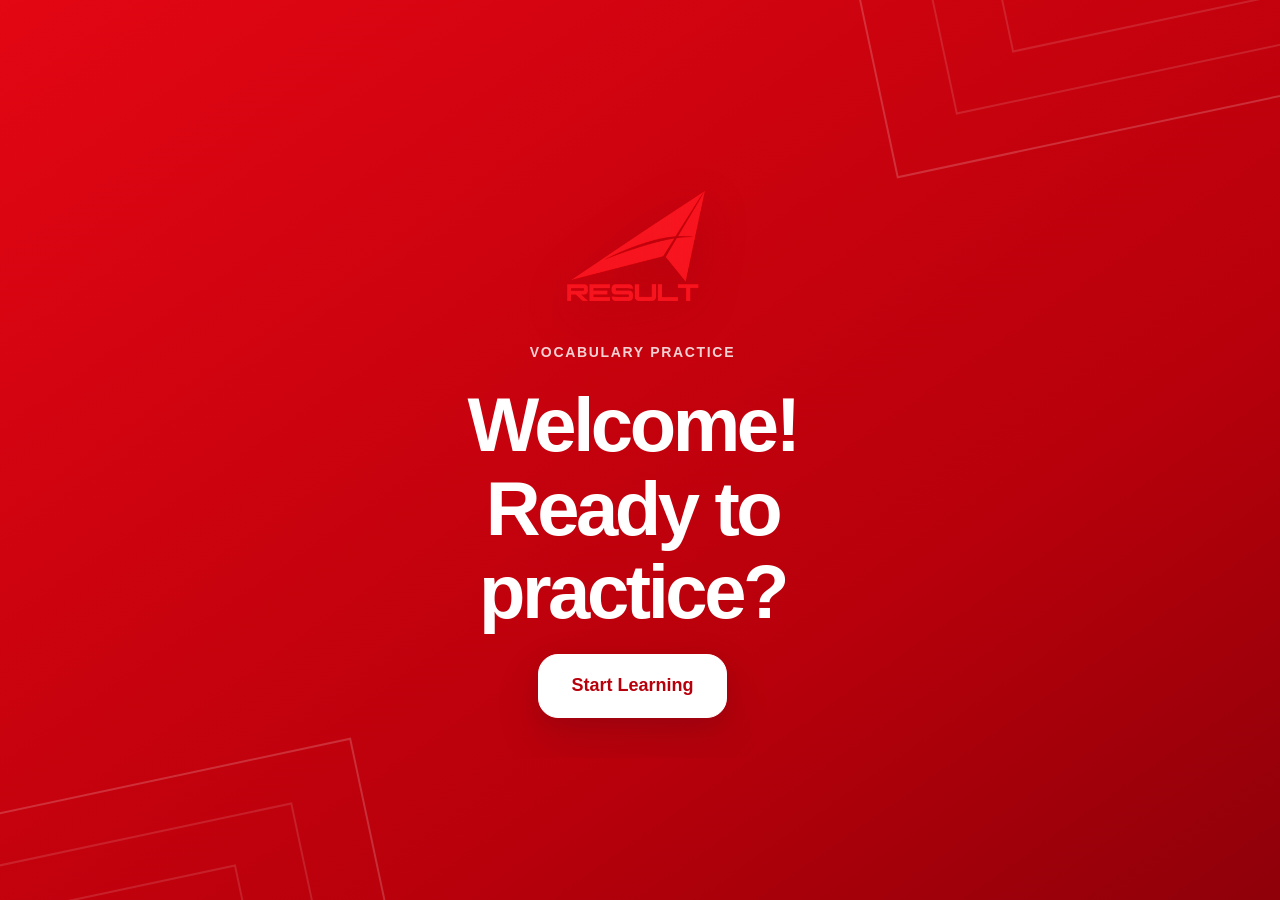
<file: index.html>
<!DOCTYPE html>
<html lang="en">

<head>
    <meta charset="UTF-8">
    <meta name="viewport" content="width=device-width, initial-scale=1">
    <meta name="description"
        content="A responsive English vocabulary practice application with Uzbek and Russian translations.">
    <meta name="theme-color" content="#e30613">

    <title>Vocabulary Practice</title>

    <link rel="icon" href="./assets/images/logo.png">
    <link rel="stylesheet" href="./css/variables.css">
    <link rel="stylesheet" href="./css/base.css">
    <link rel="stylesheet" href="./css/components.css">
    <link rel="stylesheet" href="./css/screens.css">
    <link rel="stylesheet" href="./css/responsive.css">
</head>

<body>
    <main id="app" class="app">
        <section id="screen-welcome" class="screen screen--welcome is-active" data-screen="welcome"
            aria-labelledby="welcome-title">
            <div class="welcome-accent welcome-accent--top" aria-hidden="true"></div>
            <div class="welcome-accent welcome-accent--bottom" aria-hidden="true"></div>

            <div class="welcome-content">
                <img class="welcome-logo" src="./assets/images/logo.png" alt="Result">

                <p class="welcome-eyebrow">Vocabulary Practice</p>

                <h1 id="welcome-title" class="welcome-title">
                    Welcome! Ready to practice?
                </h1>

                <button id="welcome-start" class="button button--large button--white" type="button">
                    Start Learning
                </button>
            </div>
        </section>

        <section id="screen-name" class="screen screen--setup" data-screen="name" aria-labelledby="name-title" hidden>
            <header class="setup-header">
                <button id="name-home" class="brand-button" type="button" aria-label="Return to the welcome screen">
                    <img class="brand-logo" src="./assets/images/logo.png" alt="">
                </button>
            </header>

            <div class="setup-content setup-content--narrow">
                <div class="heading-group">
                    <p class="screen-kicker">Let’s get started</p>
                    <h1 id="name-title" class="screen-title">
                        What’s your name?
                    </h1>
                    <p class="screen-description">
                        Enter at least two characters to continue.
                    </p>
                </div>

                <form id="name-form" class="name-form" novalidate>
                    <div class="field-group">
                        <label class="field-label" for="student-name">
                            Your name
                        </label>

                        <input id="student-name" class="text-input" name="studentName" type="text" minlength="2"
                            maxlength="60" autocomplete="name" enterkeyhint="next" aria-describedby="name-error"
                            required>

                        <p id="name-error" class="field-error" role="alert" aria-live="polite"></p>
                    </div>

                    <button id="name-continue" class="button button--primary button--wide" type="submit" disabled>
                        Continue
                    </button>
                </form>
            </div>
        </section>

        <section id="screen-language" class="screen screen--setup" data-screen="language"
            aria-labelledby="language-title" hidden>
            <header class="setup-header">
                <button id="language-home" class="brand-button" type="button" aria-label="Return to the welcome screen">
                    <img class="brand-logo" src="./assets/images/logo.png" alt="">
                </button>

                <button id="language-back" class="button button--ghost button--compact" type="button">
                    Back
                </button>
            </header>

            <div class="setup-content">
                <div class="heading-group">
                    <p class="screen-kicker">Translation</p>
                    <h1 id="language-title" class="screen-title">
                        Choose your language
                    </h1>
                    <p class="screen-description">
                        Vocabulary questions will use this translation.
                    </p>
                </div>

                <div id="language-options" class="selection-grid selection-grid--two" role="radiogroup"
                    aria-label="Translation language">
                    <button class="selection-card selection-card--text" type="button" role="radio" aria-checked="false"
                        data-language="uzbek">
                        Uzbek
                    </button>

                    <button class="selection-card selection-card--text" type="button" role="radio" aria-checked="false"
                        data-language="russian">
                        Russian
                    </button>
                </div>
            </div>

            <footer class="sticky-action">
                <button id="language-continue" class="button button--primary button--wide" type="button" disabled>
                    Continue
                </button>
            </footer>
        </section>

        <section id="screen-level" class="screen screen--setup" data-screen="level" aria-labelledby="level-title"
            hidden>
            <header class="setup-header">
                <button id="level-home" class="brand-button" type="button" aria-label="Return to the welcome screen">
                    <img class="brand-logo" src="./assets/images/logo.png" alt="">
                </button>

                <button id="level-back" class="button button--ghost button--compact" type="button">
                    Back
                </button>
            </header>

            <div class="setup-content setup-content--scrollable">
                <div class="heading-group">
                    <p class="screen-kicker">Course level</p>
                    <h1 id="level-title" class="screen-title">
                        Choose your level
                    </h1>
                </div>

                <div id="level-options" class="selection-list" role="radiogroup" aria-label="English level"></div>
            </div>

            <footer class="sticky-action">
                <button id="level-continue" class="button button--primary button--wide" type="button" disabled>
                    Continue
                </button>
            </footer>
        </section>

        <section id="screen-unit" class="screen screen--setup" data-screen="unit" aria-labelledby="unit-title" hidden>
            <header class="setup-header">
                <button id="unit-home" class="brand-button" type="button" aria-label="Return to the welcome screen">
                    <img class="brand-logo" src="./assets/images/logo.png" alt="">
                </button>

                <button id="unit-back" class="button button--ghost button--compact" type="button">
                    Back
                </button>
            </header>

            <div class="setup-content setup-content--scrollable">
                <div class="heading-group">
                    <p id="unit-level-name" class="screen-kicker"></p>
                    <h1 id="unit-title" class="screen-title">
                        Choose a unit
                    </h1>
                    <p class="screen-description">
                        Open a unit and select one lesson group.
                    </p>
                </div>

                <div id="unit-loading" class="status-panel" role="status" aria-live="polite" hidden>
                    Loading vocabulary…
                </div>

                <div id="unit-error" class="status-panel status-panel--error" role="alert" hidden></div>

                <div id="unit-accordion" class="accordion" aria-label="Available units"></div>
            </div>

            <footer class="sticky-action">
                <button id="unit-continue" class="button button--primary button--wide" type="button" disabled>
                    Continue
                </button>
            </footer>
        </section>

        <section id="screen-confirmation" class="screen screen--setup" data-screen="confirmation"
            aria-labelledby="confirmation-title" hidden>
            <header class="setup-header">
                <button id="confirmation-home" class="brand-button" type="button"
                    aria-label="Return to the welcome screen">
                    <img class="brand-logo" src="./assets/images/logo.png" alt="">
                </button>
            </header>

            <div class="setup-content setup-content--narrow">
                <div class="heading-group">
                    <p class="screen-kicker">Ready to begin</p>
                    <h1 id="confirmation-title" class="screen-title">
                        Check your quiz
                    </h1>
                </div>

                <dl class="confirmation-card">
                    <div class="confirmation-row">
                        <dt>Student</dt>
                        <dd id="confirmation-name"></dd>
                    </div>

                    <div class="confirmation-row">
                        <dt>Translation</dt>
                        <dd id="confirmation-language"></dd>
                    </div>

                    <div class="confirmation-row">
                        <dt>Level</dt>
                        <dd id="confirmation-level"></dd>
                    </div>

                    <div class="confirmation-row">
                        <dt>Lesson group</dt>
                        <dd id="confirmation-group"></dd>
                    </div>

                    <div class="confirmation-row">
                        <dt>Questions</dt>
                        <dd id="confirmation-count"></dd>
                    </div>
                </dl>

                <div class="button-group">
                    <button id="confirmation-back" class="button button--secondary" type="button">
                        Back
                    </button>

                    <button id="quiz-start" class="button button--primary" type="button">
                        Start Quiz
                    </button>
                </div>
            </div>
        </section>

        <section id="screen-quiz" class="screen screen--quiz" data-screen="quiz" aria-labelledby="quiz-question" hidden>
            <header class="quiz-header">
                <img class="quiz-logo" src="./assets/images/logo.png" alt="Result">

                <div class="quiz-student">
                    <span class="quiz-student-label">Student</span>
                    <strong id="quiz-student-name"></strong>
                </div>

                <div class="quiz-progress">
                    <div class="quiz-progress-details">
                        <span id="quiz-mode-label">Quiz</span>
                        <span id="quiz-progress-text"></span>
                    </div>

                    <div id="quiz-progress-track" class="progress-track" role="progressbar" aria-label="Quiz progress"
                        aria-valuemin="0" aria-valuemax="100" aria-valuenow="0">
                        <div id="quiz-progress-bar" class="progress-bar"></div>
                    </div>

                    <p id="review-remaining" class="review-remaining" aria-live="polite" hidden></p>
                </div>

                <button id="quiz-exit" class="button button--danger-outline button--compact" type="button">
                    Exit Quiz
                </button>
            </header>

            <div class="quiz-main">
                <article class="quiz-card">
                    <p id="quiz-direction" class="direction-label"></p>

                    <h1 id="quiz-question" class="quiz-question"></h1>

                    <div id="quiz-answers" class="answer-grid" role="group" aria-label="Answer choices"></div>

                    <div id="quiz-feedback" class="feedback" role="status" aria-live="polite" aria-atomic="true"></div>

                    <button id="quiz-next" class="button button--primary button--wide quiz-next" type="button" disabled>
                        Next
                    </button>
                </article>
            </div>
        </section>

        <section id="screen-summary" class="screen screen--centered" data-screen="summary"
            aria-labelledby="summary-title" hidden>
            <div class="summary-card">
                <img class="summary-logo" src="./assets/images/logo.png" alt="Result">

                <p class="screen-kicker">First round complete</p>

                <h1 id="summary-title" class="screen-title">
                    Time to review
                </h1>

                <p id="summary-message" class="summary-message"></p>

                <div class="summary-stats">
                    <div class="stat-card">
                        <span class="stat-label">First-attempt correct</span>
                        <strong id="summary-correct" class="stat-value"></strong>
                    </div>

                    <div class="stat-card">
                        <span class="stat-label">Mistakes</span>
                        <strong id="summary-mistakes" class="stat-value"></strong>
                    </div>
                </div>

                <button id="summary-continue" class="button button--primary button--wide" type="button">
                    Review Mistakes
                </button>
            </div>
        </section>

        <section id="screen-results" class="screen screen--results" data-screen="results"
            aria-labelledby="results-title" hidden>
            <div id="results-effects" class="results-effects" aria-hidden="true"></div>

            <div class="results-card">
                <img class="results-logo" src="./assets/images/logo.png" alt="Result">

                <p class="screen-kicker">Quiz complete</p>

                <h1 id="results-title" class="screen-title">
                    Your results
                </h1>

                <div id="result-ring" class="score-ring" role="img" aria-label="Final score">
                    <div class="score-ring-inner">
                        <strong id="result-percentage">0%</strong>
                        <span>First attempt</span>
                    </div>
                </div>

                <div class="result-heading">
                    <span id="result-icon" class="result-icon" aria-hidden="true"></span>
                    <h2 id="result-message"></h2>
                </div>

                <dl class="result-details">
                    <div class="result-detail">
                        <dt>Student</dt>
                        <dd id="result-name"></dd>
                    </div>

                    <div class="result-detail">
                        <dt>Score</dt>
                        <dd id="result-score"></dd>
                    </div>

                    <div class="result-detail">
                        <dt>Level</dt>
                        <dd id="result-level"></dd>
                    </div>

                    <div class="result-detail">
                        <dt>Lesson group</dt>
                        <dd id="result-group"></dd>
                    </div>
                </dl>

                <div class="results-actions">
                    <button id="result-retake" class="button button--primary" type="button">
                        Retake Quiz
                    </button>

                    <button id="result-another-unit" class="button button--secondary" type="button">
                        Choose Another Unit
                    </button>

                    <button id="result-home" class="button button--ghost" type="button">
                        Back Home
                    </button>
                </div>
            </div>
        </section>
    </main>

    <dialog id="exit-dialog" class="dialog" aria-labelledby="exit-dialog-title"
        aria-describedby="exit-dialog-description">
        <div class="dialog-content">
            <h2 id="exit-dialog-title">Leave this quiz?</h2>

            <p id="exit-dialog-description">
                Your current quiz progress will be cleared.
            </p>

            <div class="button-group">
                <button id="exit-stay" class="button button--secondary" type="button">
                    Stay
                </button>

                <button id="exit-leave" class="button button--primary" type="button">
                    Leave Quiz
                </button>
            </div>
        </div>
    </dialog>

    <div id="global-live-region" class="visually-hidden" role="status" aria-live="polite" aria-atomic="true"></div>

    <noscript>
        <div class="noscript-message">
            JavaScript is required to use Vocabulary Practice.
        </div>
    </noscript>

    <script type="module" src="./js/app.js"></script>
</body>

</html>
</file>
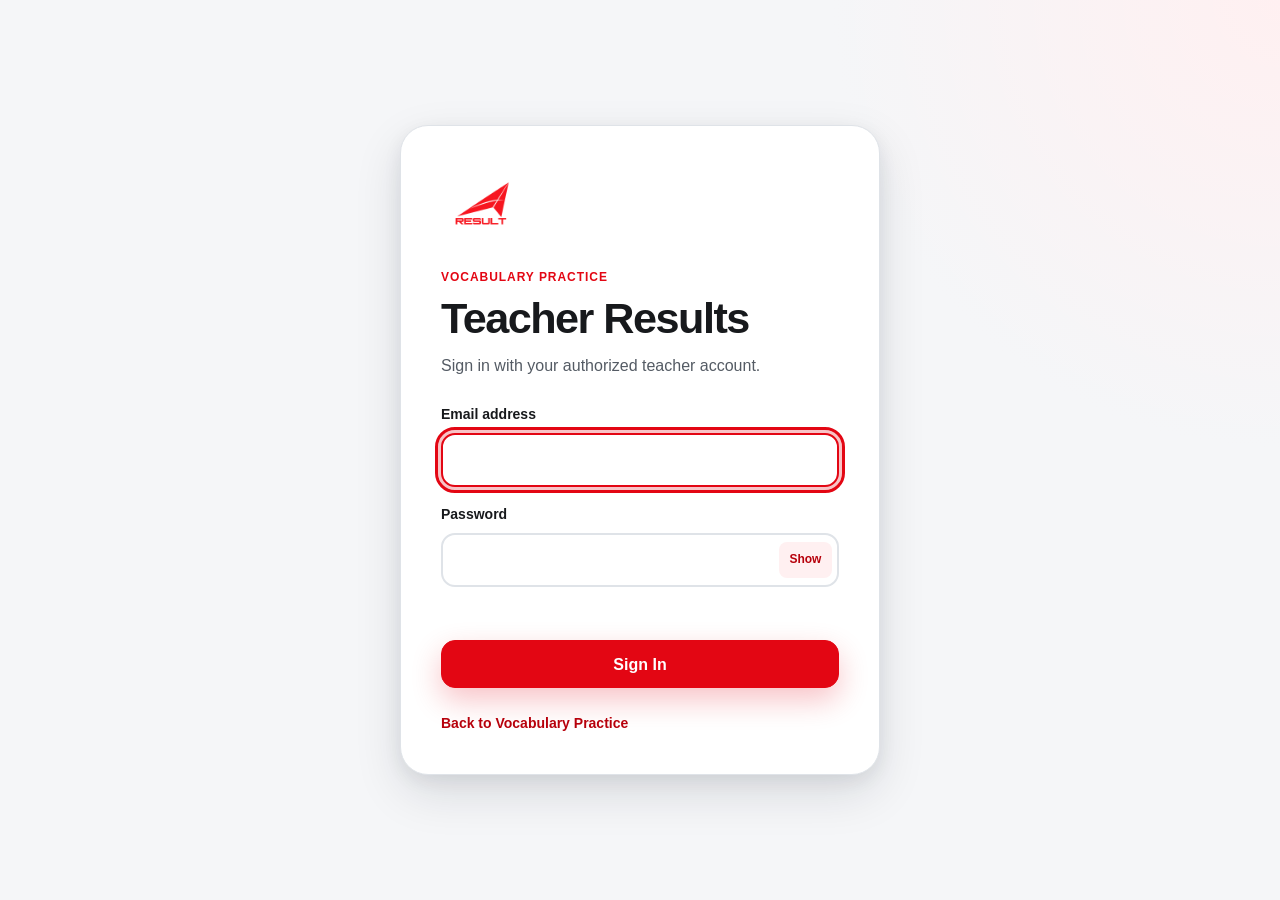
<file: teacher/index.html>
<!DOCTYPE html>
<html lang="en">
<head>
    <meta charset="UTF-8">

    <meta
        name="viewport"
        content="width=device-width, initial-scale=1"
    >

    <meta
        name="robots"
        content="noindex, nofollow"
    >

    <meta
        name="theme-color"
        content="#e30613"
    >

    <title>Teacher Results</title>

    <link
        rel="icon"
        href="../assets/images/logo.png"
    >

    <link
        rel="stylesheet"
        href="../css/variables.css"
    >

    <link
        rel="stylesheet"
        href="../css/base.css"
    >

    <link
        rel="stylesheet"
        href="../css/teacher.css"
    >
</head>

<body class="teacher-body">
    <main
        id="teacher-app"
        class="teacher-app"
    >
        <section
            id="teacher-login-screen"
            class="teacher-screen teacher-screen--login"
            aria-labelledby="teacher-login-title"
        >
            <div class="teacher-login-card">
                <img
                    class="teacher-login-logo"
                    src="../assets/images/logo.png"
                    alt="Vocabulary Practice"
                >

                <div class="teacher-heading-group">
                    <p class="teacher-kicker">
                        Vocabulary Practice
                    </p>

                    <h1
                        id="teacher-login-title"
                        class="teacher-title"
                    >
                        Teacher Results
                    </h1>

                    <p class="teacher-description">
                        Sign in with your authorized teacher account.
                    </p>
                </div>

                <form
                    id="teacher-login-form"
                    class="teacher-login-form"
                    novalidate
                >
                    <div class="teacher-field">
                        <label
                            class="teacher-label"
                            for="teacher-email"
                        >
                            Email address
                        </label>

                        <input
                            id="teacher-email"
                            class="teacher-input"
                            name="email"
                            type="email"
                            autocomplete="email"
                            inputmode="email"
                            required
                        >
                    </div>

                    <div class="teacher-field">
                        <label
                            class="teacher-label"
                            for="teacher-password"
                        >
                            Password
                        </label>

                        <div class="teacher-password-field">
                            <input
                                id="teacher-password"
                                class="teacher-input"
                                name="password"
                                type="password"
                                autocomplete="current-password"
                                required
                            >

                            <button
                                id="teacher-password-toggle"
                                class="teacher-password-toggle"
                                type="button"
                                aria-label="Show password"
                                aria-pressed="false"
                            >
                                Show
                            </button>
                        </div>
                    </div>

                    <p
                        id="teacher-login-error"
                        class="teacher-form-message teacher-form-message--error"
                        role="alert"
                        aria-live="polite"
                    ></p>

                    <button
                        id="teacher-login-button"
                        class="teacher-button teacher-button--primary"
                        type="submit"
                    >
                        Sign In
                    </button>
                </form>

                <a
                    class="teacher-back-link"
                    href="../index.html"
                >
                    Back to Vocabulary Practice
                </a>
            </div>
        </section>

        <section
            id="teacher-dashboard-screen"
            class="teacher-screen teacher-screen--dashboard"
            aria-labelledby="teacher-dashboard-title"
            hidden
        >
            <header class="teacher-header">
                <div class="teacher-brand">
                    <img
                        class="teacher-header-logo"
                        src="../assets/images/logo.png"
                        alt=""
                    >

                    <div>
                        <p class="teacher-kicker">
                            Vocabulary Practice
                        </p>

                        <h1
                            id="teacher-dashboard-title"
                            class="teacher-header-title"
                        >
                            Teacher Results
                        </h1>
                    </div>
                </div>

                <div class="teacher-header-actions">
                    <span
                        id="teacher-account-email"
                        class="teacher-account-email"
                    ></span>

                    <button
                        id="teacher-refresh-button"
                        class="teacher-button teacher-button--secondary teacher-button--compact"
                        type="button"
                    >
                        Refresh
                    </button>

                    <button
                        id="teacher-logout-button"
                        class="teacher-button teacher-button--danger teacher-button--compact"
                        type="button"
                    >
                        Sign Out
                    </button>
                </div>
            </header>

            <div class="teacher-dashboard-content">
                <section
                    class="teacher-stats"
                    aria-label="Results summary"
                >
                    <article class="teacher-stat-card">
                        <span class="teacher-stat-label">
                            Total Results
                        </span>

                        <strong
                            id="teacher-total-results"
                            class="teacher-stat-value"
                        >
                            0
                        </strong>
                    </article>

                    <article class="teacher-stat-card">
                        <span class="teacher-stat-label">
                            Students
                        </span>

                        <strong
                            id="teacher-total-students"
                            class="teacher-stat-value"
                        >
                            0
                        </strong>
                    </article>

                    <article class="teacher-stat-card">
                        <span class="teacher-stat-label">
                            Average Score
                        </span>

                        <strong
                            id="teacher-average-score"
                            class="teacher-stat-value"
                        >
                            0%
                        </strong>
                    </article>

                    <article class="teacher-stat-card">
                        <span class="teacher-stat-label">
                            Highest Score
                        </span>

                        <strong
                            id="teacher-highest-score"
                            class="teacher-stat-value"
                        >
                            0%
                        </strong>
                    </article>
                </section>

                <section
                    class="teacher-controls"
                    aria-label="Result filters"
                >
                    <div class="teacher-control-group teacher-control-group--search">
                        <label
                            class="teacher-control-label"
                            for="teacher-search"
                        >
                            Search
                        </label>

                        <input
                            id="teacher-search"
                            class="teacher-control"
                            type="search"
                            placeholder="Student, level, unit, or lesson group"
                        >
                    </div>

                    <div class="teacher-control-group">
                        <label
                            class="teacher-control-label"
                            for="teacher-level-filter"
                        >
                            Level
                        </label>

                        <select
                            id="teacher-level-filter"
                            class="teacher-control"
                        >
                            <option value="">
                                All levels
                            </option>
                        </select>
                    </div>

                    <div class="teacher-control-group">
                        <label
                            class="teacher-control-label"
                            for="teacher-language-filter"
                        >
                            Language
                        </label>

                        <select
                            id="teacher-language-filter"
                            class="teacher-control"
                        >
                            <option value="">
                                All languages
                            </option>

                            <option value="Uzbek">
                                Uzbek
                            </option>

                            <option value="Russian">
                                Russian
                            </option>
                        </select>
                    </div>

                    <div class="teacher-control-group">
                        <label
                            class="teacher-control-label"
                            for="teacher-sort"
                        >
                            Sort
                        </label>

                        <select
                            id="teacher-sort"
                            class="teacher-control"
                        >
                            <option value="newest">
                                Newest first
                            </option>

                            <option value="oldest">
                                Oldest first
                            </option>

                            <option value="highest">
                                Highest score
                            </option>

                            <option value="lowest">
                                Lowest score
                            </option>

                            <option value="student">
                                Student name
                            </option>
                        </select>
                    </div>
                </section>

                <div
                    id="teacher-loading"
                    class="teacher-status"
                    role="status"
                    aria-live="polite"
                    hidden
                >
                    Loading results…
                </div>

                <div
                    id="teacher-error"
                    class="teacher-status teacher-status--error"
                    role="alert"
                    aria-live="assertive"
                    hidden
                ></div>

                <section
                    id="teacher-results-panel"
                    class="teacher-results-panel"
                    aria-label="Student quiz results"
                    hidden
                >
                    <div class="teacher-results-header">
                        <p
                            id="teacher-result-count"
                            class="teacher-result-count"
                            aria-live="polite"
                        >
                            0 results
                        </p>

                        <button
                            id="teacher-clear-filters"
                            class="teacher-button teacher-button--text teacher-button--compact"
                            type="button"
                        >
                            Clear Filters
                        </button>
                    </div>

                    <div class="teacher-table-wrapper">
                        <table class="teacher-table">
                            <thead>
                                <tr>
                                    <th scope="col">
                                        Date and Time
                                    </th>

                                    <th scope="col">
                                        Student
                                    </th>

                                    <th scope="col">
                                        Score
                                    </th>

                                    <th scope="col">
                                        Percentage
                                    </th>

                                    <th scope="col">
                                        Language
                                    </th>

                                    <th scope="col">
                                        Level
                                    </th>

                                    <th scope="col">
                                        Unit
                                    </th>

                                    <th scope="col">
                                        Lesson Group
                                    </th>
                                </tr>
                            </thead>

                            <tbody id="teacher-results-body"></tbody>
                        </table>
                    </div>

                    <div
                        id="teacher-empty-results"
                        class="teacher-empty-results"
                        hidden
                    >
                        <h2>No results found</h2>

                        <p>
                            There are no quiz results matching the current filters.
                        </p>
                    </div>
                </section>
            </div>
        </section>
    </main>

    <div
        id="teacher-live-region"
        class="visually-hidden"
        role="status"
        aria-live="polite"
        aria-atomic="true"
    ></div>

    <noscript>
        <div class="noscript-message">
            JavaScript is required to open the teacher dashboard.
        </div>
    </noscript>

    <script
        type="module"
        src="../js/teacher-dashboard.js"
    ></script>
</body>
</html>
</file>
<file: css/variables.css>
:root {
    color-scheme: light;

    --color-brand: #e30613;
    --color-brand-dark: #b7000b;
    --color-brand-deep: #8f0009;
    --color-brand-soft: #fff0f1;
    --color-brand-faint: #fff7f8;

    --color-white: #ffffff;
    --color-background: #f5f6f8;
    --color-surface: #ffffff;
    --color-surface-muted: #f0f2f5;
    --color-border: #dfe3e8;
    --color-border-strong: #c7cdd4;

    --color-text: #17191c;
    --color-text-soft: #545b64;
    --color-text-muted: #737b86;
    --color-disabled: #aeb4bc;

    --color-success: #168447;
    --color-success-dark: #0f6335;
    --color-success-soft: #eaf8f0;

    --color-error: #c62828;
    --color-error-dark: #941d1d;
    --color-error-soft: #fff0f0;

    --color-warning: #a86100;
    --color-warning-soft: #fff6df;

    --font-family:
        Inter,
        "Segoe UI",
        Roboto,
        Helvetica,
        Arial,
        sans-serif;

    --font-size-xs: 0.75rem;
    --font-size-sm: 0.875rem;
    --font-size-base: 1rem;
    --font-size-md: 1.125rem;
    --font-size-lg: 1.375rem;
    --font-size-xl: clamp(1.75rem, 4vw, 2.5rem);
    --font-size-2xl: clamp(2.25rem, 7vw, 4.75rem);

    --font-weight-regular: 400;
    --font-weight-medium: 500;
    --font-weight-semibold: 600;
    --font-weight-bold: 700;
    --font-weight-black: 800;

    --line-height-tight: 1.1;
    --line-height-heading: 1.2;
    --line-height-body: 1.6;

    --spacing-1: 0.25rem;
    --spacing-2: 0.5rem;
    --spacing-3: 0.75rem;
    --spacing-4: 1rem;
    --spacing-5: 1.25rem;
    --spacing-6: 1.5rem;
    --spacing-8: 2rem;
    --spacing-10: 2.5rem;
    --spacing-12: 3rem;
    --spacing-16: 4rem;
    --spacing-20: 5rem;

    --radius-sm: 0.5rem;
    --radius-md: 0.875rem;
    --radius-lg: 1.25rem;
    --radius-xl: 1.75rem;
    --radius-pill: 999px;

    --shadow-sm:
        0 1px 2px rgb(17 24 39 / 0.06),
        0 1px 4px rgb(17 24 39 / 0.04);

    --shadow-md:
        0 8px 24px rgb(17 24 39 / 0.08),
        0 2px 8px rgb(17 24 39 / 0.05);

    --shadow-lg:
        0 18px 48px rgb(17 24 39 / 0.12),
        0 6px 18px rgb(17 24 39 / 0.07);

    --shadow-brand:
        0 12px 30px rgb(227 6 19 / 0.24);

    --transition-fast: 140ms ease;
    --transition-base: 220ms ease;
    --transition-slow: 420ms ease;

    --focus-ring:
        0 0 0 3px rgb(227 6 19 / 0.24);

    --content-width: 72rem;
    --content-width-narrow: 42rem;
    --quiz-width: 64rem;

    --header-height: 5rem;
    --sticky-action-height: 6.5rem;

    --layer-base: 0;
    --layer-sticky: 20;
    --layer-dialog: 100;
    --layer-effects: 110;
}

@media (prefers-reduced-motion: reduce) {
    :root {
        --transition-fast: 0ms;
        --transition-base: 0ms;
        --transition-slow: 0ms;
    }
}
</file>
<file: css/base.css>
*,
*::before,
*::after {
    box-sizing: border-box;
}

html {
    min-height: 100%;
    scroll-behavior: smooth;
    background: var(--color-background);
}

body {
    min-width: 20rem;
    min-height: 100vh;
    margin: 0;
    overflow-x: hidden;
    color: var(--color-text);
    background: var(--color-background);
    font-family: var(--font-family);
    font-size: var(--font-size-base);
    font-weight: var(--font-weight-regular);
    line-height: var(--line-height-body);
    text-rendering: optimizeLegibility;
    -webkit-font-smoothing: antialiased;
    -moz-osx-font-smoothing: grayscale;
}

body:has(dialog[open]) {
    overflow: hidden;
}

button,
input,
textarea,
select {
    margin: 0;
    color: inherit;
    font: inherit;
}

button {
    border: 0;
}

button:not(:disabled) {
    cursor: pointer;
}

button:disabled {
    cursor: not-allowed;
}

input,
textarea,
select {
    min-width: 0;
}

img,
svg {
    display: block;
    max-width: 100%;
}

img {
    height: auto;
}

h1,
h2,
h3,
p,
dl,
dd {
    margin: 0;
}

h1,
h2,
h3 {
    color: var(--color-text);
    font-weight: var(--font-weight-bold);
    line-height: var(--line-height-heading);
}

a {
    color: inherit;
}

[hidden] {
    display: none !important;
}

::selection {
    color: var(--color-white);
    background: var(--color-brand);
}

:focus {
    outline: none;
}

:focus-visible {
    outline: 3px solid var(--color-brand);
    outline-offset: 3px;
}

.app {
    position: relative;
    min-height: 100vh;
    isolation: isolate;
}

.screen {
    position: relative;
    width: 100%;
    min-height: 100vh;
    background: var(--color-background);
}

.screen.is-active {
    animation: screen-enter var(--transition-base) both;
}

.visually-hidden {
    position: absolute !important;
    width: 1px !important;
    height: 1px !important;
    padding: 0 !important;
    margin: -1px !important;
    overflow: hidden !important;
    clip: rect(0, 0, 0, 0) !important;
    white-space: nowrap !important;
    border: 0 !important;
}

.noscript-message {
    position: fixed;
    inset: auto var(--spacing-4) var(--spacing-4);
    z-index: var(--layer-dialog);
    max-width: 40rem;
    padding: var(--spacing-4) var(--spacing-5);
    margin-inline: auto;
    color: var(--color-white);
    background: var(--color-error);
    border-radius: var(--radius-md);
    box-shadow: var(--shadow-lg);
    text-align: center;
}

@keyframes screen-enter {
    from {
        opacity: 0;
        transform: translateY(0.5rem);
    }

    to {
        opacity: 1;
        transform: translateY(0);
    }
}

@media (prefers-reduced-motion: reduce) {
    html {
        scroll-behavior: auto;
    }

    *,
    *::before,
    *::after {
        animation-duration: 0.01ms !important;
        animation-iteration-count: 1 !important;
        scroll-behavior: auto !important;
        transition-duration: 0.01ms !important;
    }
}
</file>
<file: css/components.css>
.button {
    display: inline-flex;
    align-items: center;
    justify-content: center;
    gap: var(--spacing-2);
    min-height: 3.25rem;
    padding: 0.85rem 1.4rem;
    border: 1px solid transparent;
    border-radius: var(--radius-md);
    font-weight: var(--font-weight-semibold);
    line-height: 1.2;
    text-align: center;
    text-decoration: none;
    transition:
        transform var(--transition-fast),
        background-color var(--transition-fast),
        border-color var(--transition-fast),
        color var(--transition-fast),
        box-shadow var(--transition-fast),
        opacity var(--transition-fast);
    user-select: none;
    -webkit-tap-highlight-color: transparent;
}

.button:not(:disabled):hover {
    transform: translateY(-1px);
}

.button:not(:disabled):active {
    transform: translateY(1px) scale(0.99);
}

.button:disabled {
    opacity: 0.5;
}

.button--primary {
    color: var(--color-white);
    background: var(--color-brand);
    border-color: var(--color-brand);
    box-shadow: var(--shadow-brand);
}

.button--primary:not(:disabled):hover {
    background: var(--color-brand-dark);
    border-color: var(--color-brand-dark);
}

.button--secondary {
    color: var(--color-text);
    background: var(--color-white);
    border-color: var(--color-border-strong);
    box-shadow: var(--shadow-sm);
}

.button--secondary:not(:disabled):hover {
    border-color: var(--color-brand);
    color: var(--color-brand-dark);
    background: var(--color-brand-faint);
}

.button--ghost {
    color: var(--color-text-soft);
    background: transparent;
    border-color: transparent;
}

.button--ghost:not(:disabled):hover {
    color: var(--color-brand-dark);
    background: var(--color-brand-soft);
}

.button--white {
    color: var(--color-brand-dark);
    background: var(--color-white);
    border-color: var(--color-white);
    box-shadow: var(--shadow-lg);
}

.button--white:not(:disabled):hover {
    color: var(--color-brand-deep);
    background: var(--color-brand-faint);
}

.button--danger-outline {
    color: var(--color-brand-dark);
    background: var(--color-white);
    border-color: var(--color-brand);
}

.button--danger-outline:not(:disabled):hover {
    color: var(--color-white);
    background: var(--color-brand);
}

.button--large {
    min-height: 4rem;
    padding: 1rem 2rem;
    border-radius: var(--radius-lg);
    font-size: var(--font-size-md);
}

.button--compact {
    min-height: 2.75rem;
    padding: 0.7rem 1rem;
    border-radius: var(--radius-sm);
    font-size: var(--font-size-sm);
}

.button--wide {
    width: 100%;
}

.button-group {
    display: flex;
    flex-wrap: wrap;
    gap: var(--spacing-3);
}

.button-group>.button {
    flex: 1 1 10rem;
}

.brand-button {
    display: inline-flex;
    align-items: center;
    justify-content: center;
    width: 4rem;
    height: 4rem;
    padding: 0.4rem;
    background: transparent;
    border-radius: var(--radius-md);
    transition:
        transform var(--transition-fast),
        background-color var(--transition-fast);
}

.brand-button:hover {
    background: var(--color-brand-soft);
}

.brand-button:active {
    transform: scale(0.97);
}

.brand-logo {
    width: 100%;
    height: 100%;
    object-fit: contain;
}

.heading-group {
    display: grid;
    gap: var(--spacing-3);
    margin-bottom: var(--spacing-8);
}

.screen-kicker {
    color: var(--color-brand);
    font-size: var(--font-size-sm);
    font-weight: var(--font-weight-bold);
    letter-spacing: 0.08em;
    line-height: 1.3;
    text-transform: uppercase;
}

.screen-title {
    max-width: 18ch;
    font-size: var(--font-size-xl);
    font-weight: var(--font-weight-black);
    letter-spacing: -0.03em;
}

.screen-description {
    max-width: 44rem;
    color: var(--color-text-soft);
}

.field-group {
    display: grid;
    gap: var(--spacing-2);
}

.field-label {
    font-size: var(--font-size-sm);
    font-weight: var(--font-weight-semibold);
}

.text-input {
    width: 100%;
    min-height: 4rem;
    padding: 0.9rem 1rem;
    color: var(--color-text);
    background: var(--color-white);
    border: 2px solid var(--color-border);
    border-radius: var(--radius-md);
    box-shadow: var(--shadow-sm);
    font-size: var(--font-size-md);
    transition:
        border-color var(--transition-fast),
        box-shadow var(--transition-fast),
        background-color var(--transition-fast);
}

.text-input:hover {
    border-color: var(--color-border-strong);
}

.text-input:focus {
    border-color: var(--color-brand);
    box-shadow: var(--focus-ring);
}

.text-input[aria-invalid="true"] {
    border-color: var(--color-error);
    background: var(--color-error-soft);
}

.field-error {
    min-height: 1.5rem;
    color: var(--color-error);
    font-size: var(--font-size-sm);
    font-weight: var(--font-weight-medium);
}

.selection-grid {
    display: grid;
    gap: var(--spacing-4);
}

.selection-grid--two {
    grid-template-columns: repeat(2, minmax(0, 1fr));
}

.selection-list {
    display: grid;
    gap: var(--spacing-3);
}

.selection-card {
    position: relative;
    width: 100%;
    min-height: 5rem;
    padding: var(--spacing-5);
    overflow: hidden;
    color: var(--color-text);
    background: var(--color-white);
    border: 2px solid var(--color-border);
    border-radius: var(--radius-lg);
    box-shadow: var(--shadow-sm);
    font-weight: var(--font-weight-bold);
    text-align: left;
    transition:
        transform var(--transition-fast),
        border-color var(--transition-fast),
        background-color var(--transition-fast),
        box-shadow var(--transition-fast),
        color var(--transition-fast);
    -webkit-tap-highlight-color: transparent;
}

.selection-card::after {
    content: "";
    position: absolute;
    top: 0;
    right: 0;
    width: 2.75rem;
    height: 2.75rem;
    background: var(--color-brand-soft);
    clip-path: polygon(100% 0, 100% 100%, 0 0);
    transition:
        background-color var(--transition-fast),
        transform var(--transition-fast);
}

.selection-card:hover {
    transform: translateY(-2px);
    border-color: var(--color-brand);
    box-shadow: var(--shadow-md);
}

.selection-card:active {
    transform: translateY(0) scale(0.99);
}

.selection-card[aria-checked="true"],
.selection-card.is-selected {
    color: var(--color-brand-dark);
    background: var(--color-brand-faint);
    border-color: var(--color-brand);
    box-shadow: var(--focus-ring);
}

.selection-card[aria-checked="true"]::after,
.selection-card.is-selected::after {
    background: var(--color-brand);
}

.selection-card--text {
    min-height: 8rem;
    text-align: center;
    font-size: var(--font-size-lg);
}

.status-panel {
    padding: var(--spacing-5);
    color: var(--color-text-soft);
    background: var(--color-white);
    border: 1px solid var(--color-border);
    border-radius: var(--radius-md);
    box-shadow: var(--shadow-sm);
}

.status-panel--error {
    color: var(--color-error-dark);
    background: var(--color-error-soft);
    border-color: rgb(198 40 40 / 0.35);
}

.accordion {
    display: grid;
    gap: var(--spacing-3);
}

.accordion-item {
    overflow: hidden;
    background: var(--color-white);
    border: 1px solid var(--color-border);
    border-radius: var(--radius-lg);
    box-shadow: var(--shadow-sm);
    transition:
        border-color var(--transition-fast),
        box-shadow var(--transition-fast);
}

.accordion-item.is-open {
    border-color: rgb(227 6 19 / 0.45);
    box-shadow: var(--shadow-md);
}

.accordion-trigger {
    display: flex;
    align-items: center;
    justify-content: space-between;
    gap: var(--spacing-4);
    width: 100%;
    min-height: 4.75rem;
    padding: var(--spacing-4) var(--spacing-5);
    background: var(--color-white);
    font-weight: var(--font-weight-bold);
    text-align: left;
    transition:
        color var(--transition-fast),
        background-color var(--transition-fast);
}

.accordion-trigger:hover {
    color: var(--color-brand-dark);
    background: var(--color-brand-faint);
}

.accordion-trigger::after {
    content: "";
    flex: 0 0 auto;
    width: 0.75rem;
    height: 0.75rem;
    border-right: 2px solid currentColor;
    border-bottom: 2px solid currentColor;
    transform: rotate(45deg) translateY(-0.2rem);
    transition: transform var(--transition-base);
}

.accordion-trigger[aria-expanded="true"]::after {
    transform: rotate(225deg) translate(-0.1rem, -0.1rem);
}

.accordion-panel {
    padding: 0 var(--spacing-4) var(--spacing-4);
}

.lesson-group-list {
    display: grid;
    gap: var(--spacing-3);
}

.lesson-group-card {
    display: flex;
    align-items: center;
    justify-content: space-between;
    gap: var(--spacing-4);
    width: 100%;
    min-height: 4rem;
    padding: var(--spacing-4);
    color: var(--color-text);
    background: var(--color-surface-muted);
    border: 2px solid transparent;
    border-radius: var(--radius-md);
    text-align: left;
    transition:
        transform var(--transition-fast),
        color var(--transition-fast),
        background-color var(--transition-fast),
        border-color var(--transition-fast),
        box-shadow var(--transition-fast);
}

.lesson-group-card:hover {
    transform: translateY(-1px);
    color: var(--color-brand-dark);
    border-color: rgb(227 6 19 / 0.35);
}

.lesson-group-card[aria-checked="true"],
.lesson-group-card.is-selected {
    color: var(--color-brand-dark);
    background: var(--color-brand-faint);
    border-color: var(--color-brand);
    box-shadow: var(--focus-ring);
}

.lesson-group-name {
    font-weight: var(--font-weight-semibold);
}

.lesson-group-count {
    flex: 0 0 auto;
    color: var(--color-text-muted);
    font-size: var(--font-size-sm);
    font-weight: var(--font-weight-medium);
}

.confirmation-card,
.result-details {
    overflow: hidden;
    background: var(--color-white);
    border: 1px solid var(--color-border);
    border-radius: var(--radius-lg);
    box-shadow: var(--shadow-md);
}

.confirmation-row,
.result-detail {
    display: grid;
    grid-template-columns: minmax(8rem, 0.8fr) minmax(0, 1.2fr);
    gap: var(--spacing-4);
    padding: var(--spacing-4) var(--spacing-5);
    border-bottom: 1px solid var(--color-border);
}

.confirmation-row:last-child,
.result-detail:last-child {
    border-bottom: 0;
}

.confirmation-row dt,
.result-detail dt {
    color: var(--color-text-muted);
    font-size: var(--font-size-sm);
    font-weight: var(--font-weight-semibold);
}

.confirmation-row dd,
.result-detail dd {
    overflow-wrap: anywhere;
    font-weight: var(--font-weight-bold);
    text-align: right;
}

.progress-track {
    position: relative;
    width: 100%;
    height: 0.65rem;
    overflow: hidden;
    background: var(--color-surface-muted);
    border-radius: var(--radius-pill);
}

.progress-bar {
    width: 0;
    height: 100%;
    background: linear-gradient(90deg,
            var(--color-brand),
            var(--color-brand-dark));
    border-radius: inherit;
    transition: width var(--transition-slow);
}

.answer-grid {
    display: grid;
    grid-template-columns: repeat(2, minmax(0, 1fr));
    gap: var(--spacing-4);
}

.answer-option {
    position: relative;
    display: flex;
    align-items: center;
    gap: var(--spacing-3);
    min-height: 5.25rem;
    padding: var(--spacing-4);
    color: var(--color-text);
    background: var(--color-white);
    border: 2px solid var(--color-border);
    border-radius: var(--radius-lg);
    box-shadow: var(--shadow-sm);
    font-weight: var(--font-weight-semibold);
    text-align: left;
    transition:
        transform var(--transition-fast),
        opacity var(--transition-fast),
        color var(--transition-fast),
        background-color var(--transition-fast),
        border-color var(--transition-fast),
        box-shadow var(--transition-fast);
    -webkit-tap-highlight-color: transparent;
}

.answer-option:not(:disabled):hover {
    transform: translateY(-2px);
    border-color: var(--color-brand);
    box-shadow: var(--shadow-md);
}

.answer-option:not(:disabled):active {
    transform: translateY(0) scale(0.99);
}

.answer-option:disabled {
    cursor: default;
}

.answer-option.is-correct {
    color: var(--color-success-dark);
    background: var(--color-success-soft);
    border-color: var(--color-success);
}

.answer-option.is-incorrect {
    color: var(--color-error-dark);
    background: var(--color-error-soft);
    border-color: var(--color-error);
}

.answer-option.is-faded {
    opacity: 0.45;
}

.answer-index {
    display: inline-flex;
    flex: 0 0 auto;
    align-items: center;
    justify-content: center;
    width: 2rem;
    height: 2rem;
    color: var(--color-text-soft);
    background: var(--color-surface-muted);
    border-radius: var(--radius-sm);
    font-size: var(--font-size-sm);
    font-weight: var(--font-weight-bold);
}

.answer-option.is-correct .answer-index {
    color: var(--color-white);
    background: var(--color-success);
}

.answer-option.is-incorrect .answer-index {
    color: var(--color-white);
    background: var(--color-error);
}

.answer-text {
    flex: 1 1 auto;
    overflow-wrap: anywhere;
}

.answer-mark {
    flex: 0 0 auto;
    font-size: var(--font-size-lg);
    font-weight: var(--font-weight-black);
}

.feedback {
    min-height: 4rem;
    padding: var(--spacing-4);
    border: 1px solid transparent;
    border-radius: var(--radius-md);
    font-weight: var(--font-weight-semibold);
}

.feedback:empty {
    min-height: 0;
    padding: 0;
}

.feedback.is-correct {
    color: var(--color-success-dark);
    background: var(--color-success-soft);
    border-color: rgb(22 132 71 / 0.35);
}

.feedback.is-incorrect {
    color: var(--color-error-dark);
    background: var(--color-error-soft);
    border-color: rgb(198 40 40 / 0.35);
}

.stat-card {
    display: grid;
    gap: var(--spacing-2);
    min-width: 0;
    padding: var(--spacing-5);
    background: var(--color-white);
    border: 1px solid var(--color-border);
    border-radius: var(--radius-lg);
    box-shadow: var(--shadow-sm);
    text-align: center;
}

.stat-label {
    color: var(--color-text-muted);
    font-size: var(--font-size-sm);
    font-weight: var(--font-weight-semibold);
}

.stat-value {
    color: var(--color-brand);
    font-size: clamp(2rem, 7vw, 3rem);
    line-height: 1;
}

.score-ring {
    --score-angle: 0deg;

    position: relative;
    display: grid;
    place-items: center;
    width: min(16rem, 70vw);
    aspect-ratio: 1;
    margin-inline: auto;
    border-radius: 50%;
    background:
        conic-gradient(var(--color-brand) var(--score-angle),
            var(--color-surface-muted) 0);
    box-shadow:
        inset 0 0 0 1px rgb(17 24 39 / 0.04),
        var(--shadow-md);
    transition: background var(--transition-slow);
}

.score-ring::before {
    content: "";
    position: absolute;
    inset: 0.8rem;
    background: var(--color-white);
    border-radius: 50%;
    box-shadow: inset 0 0 0 1px var(--color-border);
}

.score-ring-inner {
    position: relative;
    z-index: 1;
    display: grid;
    gap: var(--spacing-1);
    place-items: center;
    text-align: center;
}

.score-ring-inner strong {
    color: var(--color-brand);
    font-size: clamp(2.5rem, 10vw, 4.5rem);
    font-weight: var(--font-weight-black);
    line-height: 1;
}

.score-ring-inner span {
    color: var(--color-text-muted);
    font-size: var(--font-size-sm);
    font-weight: var(--font-weight-semibold);
}

.dialog {
    width: min(32rem, calc(100% - 2rem));
    padding: 0;
    color: var(--color-text);
    background: transparent;
    border: 0;
    border-radius: var(--radius-xl);
}

.dialog::backdrop {
    background: rgb(15 18 23 / 0.62);
    backdrop-filter: blur(4px);
}

.dialog-content {
    display: grid;
    gap: var(--spacing-5);
    padding: var(--spacing-8);
    background: var(--color-white);
    border-radius: var(--radius-xl);
    box-shadow: var(--shadow-lg);
}

.dialog-content h2 {
    font-size: var(--font-size-lg);
}

.dialog-content p {
    color: var(--color-text-soft);
}
</file>
<file: css/screens.css>
html,
body {
    width: 100%;
    height: 100%;
    overflow: hidden;
    overscroll-behavior: none;
}

.app {
    width: 100%;
    height: 100svh;
    height: 100dvh;
    overflow: hidden;
}

.screen {
    width: 100%;
    height: 100svh;
    height: 100dvh;
    min-height: 0;
    overflow: hidden;
}

.screen--welcome {
    display: grid;
    place-items: center;
    overflow: hidden;
    color: var(--color-white);
    background:
        linear-gradient(
            145deg,
            var(--color-brand) 0%,
            var(--color-brand-dark) 68%,
            var(--color-brand-deep) 100%
        );
}

.welcome-content {
    position: relative;
    z-index: 2;
    display: grid;
    justify-items: center;
    gap: var(--spacing-5);
    width: min(48rem, calc(100% - 2rem));
    max-height: 100%;
    padding: var(--spacing-10) var(--spacing-6);
    overflow-x: hidden;
    overflow-y: auto;
    overscroll-behavior: contain;
    scrollbar-gutter: stable;
    text-align: center;
}

.welcome-logo {
    width: clamp(8rem, 22vw, 13rem);
    max-height: 10rem;
    object-fit: contain;
    filter: drop-shadow(
        0 0.75rem 1.5rem rgb(90 0 6 / 0.2)
    );
}

.welcome-eyebrow {
    color: rgb(255 255 255 / 0.82);
    font-size: var(--font-size-sm);
    font-weight: var(--font-weight-bold);
    letter-spacing: 0.12em;
    text-transform: uppercase;
}

.welcome-title {
    max-width: 12ch;
    color: var(--color-white);
    font-size: var(--font-size-2xl);
    font-weight: var(--font-weight-black);
    letter-spacing: -0.045em;
    line-height: var(--line-height-tight);
}

.welcome-accent {
    position: absolute;
    z-index: 1;
    width: min(36rem, 76vw);
    aspect-ratio: 1.4;
    border: 2px solid rgb(255 255 255 / 0.18);
    pointer-events: none;
    transform: rotate(-12deg);
}

.welcome-accent::before,
.welcome-accent::after {
    content: "";
    position: absolute;
    border: 2px solid rgb(255 255 255 / 0.12);
}

.welcome-accent::before {
    inset: 12%;
}

.welcome-accent::after {
    inset: 24%;
}

.welcome-accent--top {
    top: -18rem;
    right: -9rem;
}

.welcome-accent--bottom {
    bottom: -19rem;
    left: -11rem;
}

.screen--setup {
    display: grid;
    grid-template-rows: auto minmax(0, 1fr);
}

.screen--setup:has(.sticky-action) {
    grid-template-rows:
        auto
        minmax(0, 1fr)
        auto;
}

.setup-header {
    position: relative;
    z-index: var(--layer-sticky);
    display: flex;
    align-items: center;
    justify-content: space-between;
    min-height: var(--header-height);
    padding:
        var(--spacing-3)
        clamp(1rem, 4vw, 2.5rem);
    background: rgb(255 255 255 / 0.94);
    border-bottom: 1px solid var(--color-border);
    backdrop-filter: blur(12px);
}

.setup-content {
    width: min(
        var(--content-width),
        calc(100% - clamp(2rem, 8vw, 5rem))
    );
    min-height: 0;
    padding-block: clamp(2rem, 6vw, 4rem);
    margin-inline: auto;
    overflow-x: hidden;
    overflow-y: auto;
    overscroll-behavior: contain;
    scrollbar-gutter: stable;
}

.setup-content--narrow {
    width: min(
        var(--content-width-narrow),
        calc(100% - clamp(2rem, 8vw, 5rem))
    );
}

.setup-content--scrollable {
    padding-bottom: clamp(2rem, 6vw, 4rem);
}

.name-form {
    display: grid;
    gap: var(--spacing-6);
}

.sticky-action {
    position: relative;
    z-index: var(--layer-sticky);
    display: flex;
    align-items: center;
    justify-content: center;
    min-height: var(--sticky-action-height);
    padding:
        var(--spacing-4)
        max(
            var(--spacing-4),
            env(safe-area-inset-right)
        )
        max(
            var(--spacing-4),
            env(safe-area-inset-bottom)
        )
        max(
            var(--spacing-4),
            env(safe-area-inset-left)
        );
    background: rgb(255 255 255 / 0.96);
    border-top: 1px solid var(--color-border);
    box-shadow:
        0 -8px 28px rgb(17 24 39 / 0.06);
    backdrop-filter: blur(12px);
}

.sticky-action .button {
    max-width: var(--content-width-narrow);
}

#screen-confirmation .setup-content {
    display: grid;
    align-content: center;
    gap: var(--spacing-8);
}

#screen-confirmation .heading-group {
    margin-bottom: 0;
}

.screen--quiz {
    display: grid;
    grid-template-rows:
        auto
        minmax(0, 1fr);
    overflow: hidden;
    background:
        linear-gradient(
            180deg,
            var(--color-brand-faint) 0,
            var(--color-background) 18rem
        );
}

.quiz-header {
    position: relative;
    z-index: var(--layer-sticky);
    display: grid;
    grid-template-columns:
        auto
        minmax(8rem, 0.5fr)
        minmax(14rem, 1.5fr)
        auto;
    align-items: center;
    gap: var(--spacing-5);
    min-height: var(--header-height);
    padding:
        var(--spacing-3)
        clamp(1rem, 4vw, 2.5rem);
    background: rgb(255 255 255 / 0.95);
    border-bottom: 1px solid var(--color-border);
    box-shadow: var(--shadow-sm);
    backdrop-filter: blur(12px);
}

.quiz-logo {
    width: 3.25rem;
    height: 3.25rem;
    object-fit: contain;
}

.quiz-student {
    display: grid;
    min-width: 0;
    line-height: 1.3;
}

.quiz-student-label {
    color: var(--color-text-muted);
    font-size: var(--font-size-xs);
    font-weight: var(--font-weight-semibold);
    letter-spacing: 0.06em;
    text-transform: uppercase;
}

.quiz-student strong {
    overflow: hidden;
    text-overflow: ellipsis;
    white-space: nowrap;
}

.quiz-progress {
    display: grid;
    gap: var(--spacing-2);
    min-width: 0;
}

.quiz-progress-details {
    display: flex;
    align-items: center;
    justify-content: space-between;
    gap: var(--spacing-4);
    color: var(--color-text-soft);
    font-size: var(--font-size-sm);
    font-weight: var(--font-weight-semibold);
}

.review-remaining {
    color: var(--color-brand-dark);
    font-size: var(--font-size-xs);
    font-weight: var(--font-weight-bold);
    text-align: right;
}

.quiz-main {
    display: grid;
    width: min(
        var(--quiz-width),
        calc(100% - clamp(2rem, 8vw, 5rem))
    );
    height: 100%;
    min-height: 0;
    padding-block:
        clamp(0.75rem, 2.5vh, 2rem);
    margin-inline: auto;
    overflow: hidden;
    place-items: center;
}

.quiz-card {
    display: grid;
    grid-template-rows:
        auto
        auto
        auto
        auto
        auto;
    gap: clamp(0.65rem, 1.8vh, 1.5rem);
    width: 100%;
    max-height: 100%;
    min-height: 0;
    padding:
        clamp(1rem, 2.5vh, 2rem);
    overflow-x: hidden;
    overflow-y: auto;
    overscroll-behavior: contain;
    scrollbar-gutter: stable;
    background: var(--color-white);
    border: 1px solid var(--color-border);
    border-radius: var(--radius-xl);
    box-shadow: var(--shadow-lg);
}

.direction-label {
    width: fit-content;
    padding: 0.4rem 0.7rem;
    color: var(--color-brand-dark);
    background: var(--color-brand-soft);
    border-radius: var(--radius-pill);
    font-size: var(--font-size-xs);
    font-weight: var(--font-weight-bold);
    letter-spacing: 0.06em;
    line-height: 1.2;
    text-transform: uppercase;
}

.quiz-question {
    max-width: 24ch;
    font-size:
        clamp(1.65rem, 4.5vh, 3.25rem);
    font-weight: var(--font-weight-black);
    letter-spacing: -0.04em;
    line-height: 1.08;
    overflow-wrap: anywhere;
}

.screen--quiz .answer-grid {
    min-height: 0;
}

.screen--quiz .answer-option {
    min-height:
        clamp(3.4rem, 9vh, 5.25rem);
    padding:
        clamp(0.65rem, 1.6vh, 1rem);
}

.screen--quiz .feedback {
    min-height: 0;
    padding:
        clamp(0.65rem, 1.5vh, 1rem);
}

.screen--quiz .feedback:empty {
    padding: 0;
}

.quiz-next {
    min-height:
        clamp(2.85rem, 6.5vh, 3.25rem);
    margin-top: 0;
}

.screen--centered,
.screen--results {
    display: grid;
    place-items: center;
    padding:
        max(
            var(--spacing-6),
            env(safe-area-inset-top)
        )
        max(
            var(--spacing-4),
            env(safe-area-inset-right)
        )
        max(
            var(--spacing-6),
            env(safe-area-inset-bottom)
        )
        max(
            var(--spacing-4),
            env(safe-area-inset-left)
        );
    overflow: hidden;
    background:
        radial-gradient(
            circle at top right,
            var(--color-brand-soft),
            transparent 28rem
        ),
        var(--color-background);
}

.summary-card,
.results-card {
    position: relative;
    z-index: 2;
    display: grid;
    gap: var(--spacing-6);
    width: min(44rem, 100%);
    max-height: 100%;
    min-height: 0;
    padding:
        clamp(1.5rem, 5vw, 3rem);
    overflow-x: hidden;
    overflow-y: auto;
    overscroll-behavior: contain;
    scrollbar-gutter: stable;
    background: var(--color-white);
    border: 1px solid var(--color-border);
    border-radius: var(--radius-xl);
    box-shadow: var(--shadow-lg);
}

.summary-logo,
.results-logo {
    width: 4.5rem;
    height: 4.5rem;
    object-fit: contain;
}

.summary-card .screen-title,
.results-card .screen-title {
    max-width: none;
}

.summary-message {
    color: var(--color-text-soft);
    font-size: var(--font-size-md);
}

.summary-stats {
    display: grid;
    grid-template-columns:
        repeat(2, minmax(0, 1fr));
    gap: var(--spacing-4);
}

.screen--results {
    padding:
        max(
            0.75rem,
            env(safe-area-inset-top)
        )
        max(
            0.75rem,
            env(safe-area-inset-right)
        )
        max(
            0.75rem,
            env(safe-area-inset-bottom)
        )
        max(
            0.75rem,
            env(safe-area-inset-left)
        );
}

.results-card {
    grid-template-columns:
        minmax(10rem, 0.8fr)
        minmax(18rem, 1.2fr);
    grid-template-rows:
        auto
        auto
        auto
        minmax(0, 1fr)
        auto;
    column-gap:
        clamp(1rem, 3vw, 2.5rem);
    row-gap:
        clamp(0.45rem, 1.2vh, 1rem);
    width: min(58rem, 100%);
    padding:
        clamp(1rem, 2.4vh, 2rem);
    align-items: center;
}

.results-logo {
    grid-column: 1;
    grid-row: 1;
    justify-self: center;
    width:
        clamp(2.75rem, 7vh, 4.5rem);
    height:
        clamp(2.75rem, 7vh, 4.5rem);
}

.results-card > .screen-kicker {
    grid-column: 2;
    grid-row: 1;
    align-self: end;
    text-align: left;
}

.results-card > .screen-title {
    grid-column: 2;
    grid-row: 2;
    align-self: start;
    max-width: none;
    text-align: left;
    font-size:
        clamp(1.6rem, 3.5vh, 2.5rem);
}

.results-card .score-ring {
    grid-column: 1;
    grid-row: 2 / 5;
    width:
        min(15rem, 34vh, 28vw);
}

.result-heading {
    grid-column: 2;
    grid-row: 3;
    display: flex;
    align-items: center;
    justify-content: flex-start;
    gap: var(--spacing-3);
    text-align: left;
}

.result-heading h2 {
    font-size:
        clamp(
            1.15rem,
            2.6vh,
            var(--font-size-lg)
        );
}

.result-icon {
    font-size:
        clamp(1.5rem, 4vh, 2rem);
    line-height: 1;
}

.result-details {
    grid-column: 2;
    grid-row: 4;
    min-height: 0;
}

.result-details .result-detail {
    padding:
        clamp(0.45rem, 1vh, 0.8rem)
        clamp(0.75rem, 1.5vw, 1.25rem);
}

.results-actions {
    grid-column: 1 / -1;
    grid-row: 5;
    display: grid;
    grid-template-columns:
        repeat(3, minmax(0, 1fr));
    gap: var(--spacing-3);
}

.results-actions .button:last-child {
    grid-column: auto;
}

.results-actions .button {
    min-height:
        clamp(2.8rem, 6vh, 3.25rem);
    padding-block: 0.65rem;
}

.results-effects {
    position: fixed;
    inset: 0;
    z-index: var(--layer-effects);
    overflow: hidden;
    pointer-events: none;
}

.confetti-piece {
    position: absolute;
    top: -2rem;
    width: 0.7rem;
    height: 1.1rem;
    border-radius: 0.15rem;
    animation:
        confetti-fall
        var(--confetti-duration, 2.8s)
        linear
        var(--confetti-delay, 0s)
        forwards;
}

.sparkle {
    position: absolute;
    width: 0.9rem;
    height: 0.9rem;
    border-radius: 50%;
    background: var(--color-brand);
    box-shadow:
        0 0 0.8rem rgb(227 6 19 / 0.5),
        0 0 1.4rem rgb(227 6 19 / 0.35);
    animation:
        sparkle-pop
        var(--sparkle-duration, 1.8s)
        ease-out
        var(--sparkle-delay, 0s)
        forwards;
}

.score-ring.is-gentle-pulse {
    animation:
        gentle-pulse
        2s
        ease-in-out
        infinite;
}

.dialog {
    max-height:
        calc(100dvh - 2rem);
    overflow: hidden;
}

.dialog-content {
    max-height:
        calc(100dvh - 2rem);
    overflow-x: hidden;
    overflow-y: auto;
    overscroll-behavior: contain;
}

@keyframes confetti-fall {
    0% {
        opacity: 0;
        transform:
            translate3d(0, -5vh, 0)
            rotate(0deg);
    }

    12% {
        opacity: 1;
    }

    100% {
        opacity: 0;
        transform:
            translate3d(
                var(--confetti-drift, 3rem),
                110vh,
                0
            )
            rotate(
                var(
                    --confetti-rotation,
                    720deg
                )
            );
    }
}

@keyframes sparkle-pop {
    0% {
        opacity: 0;
        transform: scale(0.2);
    }

    35% {
        opacity: 1;
        transform: scale(1.35);
    }

    100% {
        opacity: 0;
        transform: scale(0.3);
    }
}

@keyframes gentle-pulse {
    0%,
    100% {
        transform: scale(1);
        box-shadow:
            inset 0 0 0 1px
                rgb(17 24 39 / 0.04),
            var(--shadow-md);
    }

    50% {
        transform: scale(1.025);
        box-shadow:
            inset 0 0 0 1px
                rgb(17 24 39 / 0.04),
            0 18px 42px
                rgb(227 6 19 / 0.16);
    }
}
</file>
<file: css/responsive.css>
html {
    -webkit-text-size-adjust: 100%;
    text-size-adjust: 100%;
}

html,
body,
.app,
.screen {
    width: 100%;
    max-width: 100%;
    overflow-x: hidden;
}

@media (max-width: 64rem) {
    .quiz-header {
        grid-template-columns:
            auto
            minmax(0, 1fr)
            auto;
        gap: var(--spacing-4);
    }

    .quiz-student {
        display: none;
    }

    .quiz-progress {
        grid-column: 2;
        min-width: 0;
    }

    .quiz-header .button {
        grid-column: 3;
    }
}

@media (max-width: 48rem) {
    :root {
        --header-height: 4rem;
        --sticky-action-height: 5rem;
    }

    .setup-header {
        min-height: var(--header-height);
        padding: 0.4rem 1rem;
    }

    .brand-button {
        width: 3rem;
        height: 3rem;
        padding: 0.25rem;
    }

    .setup-content,
    .setup-content--narrow {
        width: 100%;
        max-width: var(--content-width);
        padding: 1.5rem 1rem;
        scrollbar-gutter: auto;
    }

    .setup-content--narrow {
        max-width: var(--content-width-narrow);
    }

    .setup-content--scrollable {
        padding-bottom: 1.5rem;
    }

    .heading-group {
        gap: 0.5rem;
        margin-bottom: 1.25rem;
    }

    .screen-title {
        font-size: clamp(1.75rem, 6vw, 2.25rem);
    }

    .screen-description {
        font-size: 0.95rem;
        line-height: 1.45;
    }

    .sticky-action {
        min-height: var(--sticky-action-height);
        padding:
            0.65rem
            max(1rem, env(safe-area-inset-right))
            max(0.65rem, env(safe-area-inset-bottom))
            max(1rem, env(safe-area-inset-left));
    }

    .selection-card {
        min-height: 4rem;
        padding: 1rem;
    }

    .selection-card--text {
        min-height: 5rem;
    }

    .accordion {
        gap: 0.65rem;
    }

    .accordion-trigger {
        min-height: 4rem;
        padding: 0.8rem 1rem;
    }

    .accordion-panel {
        padding: 0 0.7rem 0.7rem;
    }

    .lesson-group-list {
        gap: 0.55rem;
    }

    .lesson-group-card {
        min-height: 3.5rem;
        padding: 0.75rem;
    }

    .quiz-header {
        grid-template-columns:
            auto
            minmax(0, 1fr)
            auto;
        gap: 0.6rem;
        min-height: 4rem;
        padding: 0.45rem 0.75rem;
    }

    .quiz-logo {
        width: 2.5rem;
        height: 2.5rem;
    }

    .quiz-progress {
        min-width: 0;
    }

    .quiz-progress-details {
        gap: 0.5rem;
        font-size: 0.75rem;
    }

    .quiz-main {
        width: 100%;
        max-width: var(--quiz-width);
        padding: 0.6rem;
    }

    .quiz-card {
        width: 100%;
        max-width: 100%;
        gap: 0.75rem;
        padding: 1rem;
        border-radius: var(--radius-lg);
        scrollbar-gutter: auto;
    }

    .quiz-question {
        max-width: 100%;
        font-size: clamp(1.6rem, 6vw, 2.5rem);
    }

    .answer-grid {
        min-width: 0;
    }

    .answer-option {
        min-width: 0;
    }

    .answer-text {
        min-width: 0;
        overflow-wrap: anywhere;
        word-break: normal;
    }

    .summary-card,
    .results-card {
        scrollbar-gutter: auto;
        border-radius: var(--radius-lg);
    }
}

@media (max-width: 40rem) {
    :root {
        --header-height: 3.75rem;
        --sticky-action-height: 4.5rem;
    }

    .welcome-content {
        width: 100%;
        gap: 0.8rem;
        padding: 1rem;
        scrollbar-gutter: auto;
    }

    .welcome-logo {
        width: clamp(6rem, 24vw, 8rem);
        max-height: 6rem;
    }

    .welcome-title {
        font-size: clamp(2rem, 10vw, 3rem);
    }

    .setup-header {
        min-height: var(--header-height);
        padding: 0.35rem 0.75rem;
    }

    .brand-button {
        width: 2.75rem;
        height: 2.75rem;
    }

    .setup-content,
    .setup-content--narrow {
        width: 100%;
        padding: 1rem 0.75rem;
    }

    .heading-group {
        gap: 0.35rem;
        margin-bottom: 0.9rem;
    }

    .screen-kicker {
        font-size: 0.7rem;
    }

    .screen-title {
        font-size: clamp(1.55rem, 7vw, 2rem);
        line-height: 1.1;
    }

    .screen-description {
        font-size: 0.85rem;
        line-height: 1.35;
    }

    .name-form {
        gap: 0.75rem;
    }

    .field-group {
        gap: 0.35rem;
    }

    .field-label {
        font-size: 0.85rem;
    }

    .text-input {
        min-height: 3.25rem;
        padding: 0.7rem 0.8rem;
        font-size: 1rem;
    }

    .field-error {
        min-height: 1.1rem;
        font-size: 0.78rem;
        line-height: 1.25;
    }

    .button {
        min-height: 2.85rem;
        padding: 0.65rem 0.85rem;
    }

    .button--large {
        min-height: 3.25rem;
    }

    .selection-grid--two {
        grid-template-columns: 1fr;
        gap: 0.65rem;
    }

    .selection-card {
        min-height: 3.5rem;
        padding: 0.8rem;
        border-radius: var(--radius-md);
    }

    .selection-card--text {
        min-height: 4rem;
        font-size: 1.1rem;
    }

    .selection-list {
        gap: 0.6rem;
    }

    .sticky-action {
        min-height: var(--sticky-action-height);
        padding:
            0.55rem
            max(0.75rem, env(safe-area-inset-right))
            max(0.55rem, env(safe-area-inset-bottom))
            max(0.75rem, env(safe-area-inset-left));
    }

    .accordion {
        gap: 0.55rem;
    }

    .accordion-item {
        border-radius: var(--radius-md);
    }

    .accordion-trigger {
        min-height: 3.5rem;
        padding: 0.65rem 0.8rem;
    }

    .accordion-panel {
        padding: 0 0.55rem 0.55rem;
    }

    .lesson-group-list {
        gap: 0.45rem;
    }

    .lesson-group-card {
        min-height: 3.1rem;
        padding: 0.6rem 0.7rem;
        border-radius: var(--radius-sm);
    }

    .lesson-group-name {
        font-size: 0.9rem;
    }

    .lesson-group-count {
        font-size: 0.72rem;
    }

    #screen-confirmation .setup-content {
        align-content: center;
        gap: 1rem;
    }

    #screen-confirmation .heading-group {
        margin-bottom: 0;
    }

    .confirmation-row {
        grid-template-columns:
            minmax(5.5rem, 0.75fr)
            minmax(0, 1.25fr);
        gap: 0.6rem;
        padding: 0.65rem 0.8rem;
    }

    .confirmation-row dt {
        font-size: 0.75rem;
    }

    .confirmation-row dd {
        min-width: 0;
        font-size: 0.85rem;
        line-height: 1.25;
        overflow-wrap: anywhere;
        text-align: right;
    }

    .quiz-header {
        grid-template-columns:
            auto
            minmax(0, 1fr)
            auto;
        grid-template-rows:
            auto
            auto;
        gap: 0.35rem 0.6rem;
        min-height: 4.3rem;
        padding: 0.35rem 0.55rem;
    }

    .quiz-logo {
        grid-column: 1;
        grid-row: 1;
        width: 2.2rem;
        height: 2.2rem;
    }

    .quiz-progress {
        grid-column: 1 / -1;
        grid-row: 2;
        width: 100%;
        min-width: 0;
        gap: 0.25rem;
    }

    .quiz-header .button {
        grid-column: 3;
        grid-row: 1;
        min-height: 2.3rem;
        padding: 0.4rem 0.6rem;
        font-size: 0.72rem;
    }

    .quiz-progress-details {
        font-size: 0.68rem;
    }

    .progress-track {
        height: 0.45rem;
    }

    .review-remaining {
        font-size: 0.65rem;
    }

    .quiz-main {
        width: 100%;
        min-width: 0;
        padding: 0.35rem;
    }

    .quiz-card {
        width: 100%;
        max-width: 100%;
        gap: 0.45rem;
        padding: 0.65rem;
        border-radius: 0.9rem;
    }

    .direction-label {
        padding: 0.3rem 0.5rem;
        font-size: 0.62rem;
    }

    .quiz-question {
        max-width: 100%;
        font-size: clamp(1.35rem, 7vw, 1.9rem);
        line-height: 1.05;
    }

    .answer-grid {
        grid-template-columns: 1fr;
        gap: 0.4rem;
        width: 100%;
        min-width: 0;
    }

    .screen--quiz .answer-option {
        width: 100%;
        min-width: 0;
        min-height: 2.9rem;
        padding: 0.5rem 0.6rem;
        gap: 0.55rem;
        border-radius: 0.75rem;
        font-size: 0.88rem;
    }

    .answer-index {
        width: 1.65rem;
        height: 1.65rem;
        font-size: 0.72rem;
    }

    .answer-text {
        min-width: 0;
        line-height: 1.2;
        overflow-wrap: anywhere;
    }

    .answer-mark {
        font-size: 1.1rem;
    }

    .screen--quiz .feedback {
        min-height: 0;
        padding: 0.5rem 0.6rem;
        font-size: 0.78rem;
        line-height: 1.3;
        overflow-wrap: anywhere;
    }

    .quiz-next {
        min-height: 2.65rem;
        padding: 0.5rem;
        font-size: 0.9rem;
    }

    .screen--centered {
        padding:
            max(0.5rem, env(safe-area-inset-top))
            max(0.5rem, env(safe-area-inset-right))
            max(0.5rem, env(safe-area-inset-bottom))
            max(0.5rem, env(safe-area-inset-left));
    }

    .summary-card {
        width: 100%;
        gap: 0.7rem;
        padding: 0.85rem;
    }

    .summary-logo {
        width: 2.75rem;
        height: 2.75rem;
    }

    .summary-message {
        font-size: 0.85rem;
        line-height: 1.4;
    }

    .summary-stats {
        grid-template-columns:
            repeat(2, minmax(0, 1fr));
        gap: 0.55rem;
    }

    .stat-card {
        padding: 0.7rem 0.5rem;
        border-radius: var(--radius-md);
    }

    .stat-label {
        font-size: 0.68rem;
    }

    .stat-value {
        font-size: 1.8rem;
    }

    .screen--results {
        padding:
            max(0.4rem, env(safe-area-inset-top))
            max(0.4rem, env(safe-area-inset-right))
            max(0.4rem, env(safe-area-inset-bottom))
            max(0.4rem, env(safe-area-inset-left));
    }

    .results-card {
        grid-template-columns:
            minmax(5.5rem, 0.62fr)
            minmax(0, 1.38fr);
        grid-template-rows:
            auto
            auto
            auto
            minmax(0, 1fr)
            auto;
        width: 100%;
        max-width: 34rem;
        gap: 0.35rem 0.55rem;
        padding: 0.65rem;
        overflow-x: hidden;
    }

    .results-logo {
        grid-column: 1;
        grid-row: 1;
        width: 2.25rem;
        height: 2.25rem;
    }

    .results-card > .screen-kicker {
        grid-column: 2;
        grid-row: 1;
        align-self: end;
        font-size: 0.62rem;
        text-align: left;
    }

    .results-card > .screen-title {
        grid-column: 2;
        grid-row: 2;
        font-size: 1.3rem;
        text-align: left;
    }

    .results-card .score-ring {
        grid-column: 1;
        grid-row: 2 / 5;
        width: min(6.75rem, 26vw, 18vh);
    }

    .score-ring::before {
        inset: 0.4rem;
    }

    .score-ring-inner strong {
        font-size: 1.65rem;
    }

    .score-ring-inner span {
        font-size: 0.55rem;
    }

    .result-heading {
        grid-column: 2;
        grid-row: 3;
        gap: 0.35rem;
        justify-content: flex-start;
    }

    .result-heading h2 {
        font-size: 0.95rem;
    }

    .result-icon {
        font-size: 1.2rem;
    }

    .result-details {
        grid-column: 2;
        grid-row: 4;
        min-width: 0;
    }

    .result-details .result-detail {
        grid-template-columns:
            minmax(3.5rem, 0.62fr)
            minmax(0, 1.38fr);
        gap: 0.35rem;
        padding: 0.28rem 0.4rem;
    }

    .result-detail dt {
        font-size: 0.62rem;
    }

    .result-detail dd {
        min-width: 0;
        font-size: 0.68rem;
        line-height: 1.2;
        overflow-wrap: anywhere;
        text-align: right;
    }

    .results-actions {
        grid-column: 1 / -1;
        grid-row: 5;
        grid-template-columns:
            repeat(2, minmax(0, 1fr));
        gap: 0.4rem;
    }

    .results-actions .button {
        min-height: 2.25rem;
        padding: 0.35rem 0.45rem;
        font-size: 0.68rem;
    }

    .results-actions .button:last-child {
        grid-column: 1 / -1;
    }
}

@media (max-width: 30rem) {
    .setup-content,
    .setup-content--narrow {
        padding: 0.75rem 0.55rem;
    }

    .setup-header {
        padding-inline: 0.55rem;
    }

    .screen-title {
        font-size: clamp(1.4rem, 7vw, 1.75rem);
    }

    .quiz-main {
        padding: 0.25rem;
    }

    .quiz-card {
        padding: 0.5rem;
    }

    .screen--quiz .answer-option {
        min-height: 2.65rem;
        padding: 0.4rem 0.5rem;
        font-size: 0.82rem;
    }

    .quiz-question {
        font-size: clamp(1.25rem, 7vw, 1.7rem);
    }

    .summary-card {
        padding: 0.7rem;
    }

    .results-card {
        grid-template-columns:
            minmax(5rem, 0.58fr)
            minmax(0, 1.42fr);
        gap: 0.28rem 0.4rem;
        padding: 0.5rem;
    }

    .results-card .score-ring {
        width: min(6rem, 25vw, 17vh);
    }

    .result-detail dt {
        font-size: 0.58rem;
    }

    .result-detail dd {
        font-size: 0.64rem;
    }
}

@media (max-width: 40rem) and (max-height: 42rem) {
    :root {
        --header-height: 3.1rem;
        --sticky-action-height: 3.8rem;
    }

    .setup-header {
        min-height: var(--header-height);
        padding-block: 0.2rem;
    }

    .brand-button {
        width: 2.4rem;
        height: 2.4rem;
    }

    .setup-content,
    .setup-content--narrow {
        padding-block: 0.55rem;
    }

    .heading-group {
        margin-bottom: 0.55rem;
    }

    .screen-description {
        font-size: 0.75rem;
    }

    #screen-name .screen-kicker,
    #screen-name .screen-description {
        display: none;
    }

    #screen-name .screen-title {
        font-size: 1.3rem;
    }

    #screen-name .heading-group {
        margin-bottom: 0.4rem;
    }

    #screen-name .name-form {
        gap: 0.45rem;
    }

    #screen-name .text-input {
        min-height: 2.75rem;
        padding-block: 0.5rem;
    }

    #screen-name .field-error {
        min-height: 0.9rem;
    }

    #screen-name .button {
        min-height: 2.55rem;
    }

    .quiz-header {
        min-height: 3.7rem;
    }

    .quiz-card {
        gap: 0.3rem;
        padding: 0.45rem;
    }

    .quiz-question {
        font-size: 1.25rem;
    }

    .screen--quiz .answer-option {
        min-height: 2.35rem;
        padding-block: 0.3rem;
    }

    .screen--quiz .feedback {
        padding-block: 0.35rem;
    }

    .quiz-next {
        min-height: 2.3rem;
    }

    .summary-card,
    .results-card {
        gap: 0.35rem;
        padding: 0.5rem;
    }
}

@media (orientation: landscape) and (max-height: 34rem) {
    .welcome-content {
        grid-template-columns:
            auto
            minmax(0, 1fr);
        justify-items: start;
        gap: 0.4rem 1rem;
        text-align: left;
    }

    .welcome-logo {
        grid-row: 1 / 4;
        align-self: center;
        width: 5rem;
    }

    .welcome-eyebrow,
    .welcome-title,
    .welcome-content .button {
        grid-column: 2;
    }

    .welcome-title {
        max-width: 18ch;
        font-size: 1.8rem;
    }

    .quiz-header {
        grid-template-columns:
            auto
            minmax(0, 1fr)
            auto;
        grid-template-rows: auto;
        min-height: 3rem;
    }

    .quiz-logo {
        grid-column: 1;
        grid-row: 1;
    }

    .quiz-progress {
        grid-column: 2;
        grid-row: 1;
    }

    .quiz-header .button {
        grid-column: 3;
        grid-row: 1;
    }

    .quiz-main {
        padding: 0.2rem;
    }

    .quiz-card {
        gap: 0.25rem;
        padding: 0.4rem;
    }

    .quiz-question {
        font-size: 1.2rem;
    }

    .answer-grid {
        grid-template-columns:
            repeat(2, minmax(0, 1fr));
        gap: 0.3rem;
    }

    .screen--quiz .answer-option {
        min-height: 2.2rem;
    }

    .results-card {
        max-width: 48rem;
    }
}

@media (hover: none) {
    .button:not(:disabled):hover,
    .selection-card:hover,
    .lesson-group-card:hover,
    .answer-option:not(:disabled):hover {
        transform: none;
    }
}

@media (prefers-reduced-motion: reduce) {
    .score-ring.is-gentle-pulse {
        animation: none;
    }

    .confetti-piece,
    .sparkle {
        display: none;
    }
}
</file>
<file: css/teacher.css>
.teacher-body {
    width: 100%;
    height: 100dvh;
    min-height: 100dvh;
    overflow: hidden;
    background: var(--color-background);
}

.teacher-app,
.teacher-screen {
    width: 100%;
    height: 100%;
    min-height: 0;
}

.teacher-screen {
    overflow: hidden;
}

.teacher-screen--login {
    display: grid;
    place-items: center;
    padding:
        max(1rem, env(safe-area-inset-top))
        max(1rem, env(safe-area-inset-right))
        max(1rem, env(safe-area-inset-bottom))
        max(1rem, env(safe-area-inset-left));
    background:
        radial-gradient(
            circle at top right,
            var(--color-brand-soft),
            transparent 28rem
        ),
        var(--color-background);
}

.teacher-login-card {
    display: grid;
    gap: var(--spacing-6);
    width: min(30rem, 100%);
    max-height: 100%;
    padding: clamp(1.25rem, 5vw, 2.5rem);
    overflow-x: hidden;
    overflow-y: auto;
    overscroll-behavior: contain;
    background: var(--color-white);
    border: 1px solid var(--color-border);
    border-radius: var(--radius-xl);
    box-shadow: var(--shadow-lg);
}

.teacher-login-logo {
    width: 5rem;
    height: 5rem;
    object-fit: contain;
}

.teacher-heading-group {
    display: grid;
    gap: var(--spacing-2);
}

.teacher-kicker {
    color: var(--color-brand);
    font-size: var(--font-size-xs);
    font-weight: var(--font-weight-bold);
    letter-spacing: 0.08em;
    line-height: 1.3;
    text-transform: uppercase;
}

.teacher-title {
    font-size: clamp(1.8rem, 6vw, 2.7rem);
    font-weight: var(--font-weight-black);
    letter-spacing: -0.035em;
}

.teacher-description {
    color: var(--color-text-soft);
}

.teacher-login-form {
    display: grid;
    gap: var(--spacing-4);
}

.teacher-field {
    display: grid;
    gap: var(--spacing-2);
}

.teacher-label,
.teacher-control-label {
    color: var(--color-text);
    font-size: var(--font-size-sm);
    font-weight: var(--font-weight-semibold);
}

.teacher-input,
.teacher-control {
    width: 100%;
    min-width: 0;
    min-height: 3.25rem;
    padding: 0.75rem 0.9rem;
    color: var(--color-text);
    background: var(--color-white);
    border: 2px solid var(--color-border);
    border-radius: var(--radius-md);
    transition:
        border-color var(--transition-fast),
        box-shadow var(--transition-fast),
        background-color var(--transition-fast);
}

.teacher-input:hover,
.teacher-control:hover {
    border-color: var(--color-border-strong);
}

.teacher-input:focus,
.teacher-control:focus {
    border-color: var(--color-brand);
    box-shadow: var(--focus-ring);
}

.teacher-password-field {
    position: relative;
}

.teacher-password-field .teacher-input {
    padding-right: 4.5rem;
}

.teacher-password-toggle {
    position: absolute;
    top: 50%;
    right: 0.45rem;
    min-height: 2.25rem;
    padding: 0.35rem 0.65rem;
    color: var(--color-brand-dark);
    background: var(--color-brand-soft);
    border: 0;
    border-radius: var(--radius-sm);
    font-size: var(--font-size-xs);
    font-weight: var(--font-weight-bold);
    transform: translateY(-50%);
}

.teacher-password-toggle:hover {
    background: #ffe0e3;
}

.teacher-form-message {
    min-height: 1.35rem;
    font-size: var(--font-size-sm);
    line-height: 1.35;
}

.teacher-form-message--error {
    color: var(--color-error);
}

.teacher-button {
    display: inline-flex;
    align-items: center;
    justify-content: center;
    gap: var(--spacing-2);
    min-height: 3rem;
    padding: 0.7rem 1rem;
    border: 1px solid transparent;
    border-radius: var(--radius-md);
    font-weight: var(--font-weight-semibold);
    line-height: 1.2;
    text-align: center;
    transition:
        transform var(--transition-fast),
        color var(--transition-fast),
        background-color var(--transition-fast),
        border-color var(--transition-fast),
        box-shadow var(--transition-fast),
        opacity var(--transition-fast);
}

.teacher-button:not(:disabled):hover {
    transform: translateY(-1px);
}

.teacher-button:not(:disabled):active {
    transform: translateY(1px) scale(0.99);
}

.teacher-button:disabled {
    cursor: not-allowed;
    opacity: 0.55;
}

.teacher-button--primary {
    color: var(--color-white);
    background: var(--color-brand);
    border-color: var(--color-brand);
    box-shadow: var(--shadow-brand);
}

.teacher-button--primary:not(:disabled):hover {
    background: var(--color-brand-dark);
    border-color: var(--color-brand-dark);
}

.teacher-button--secondary {
    color: var(--color-text);
    background: var(--color-white);
    border-color: var(--color-border-strong);
}

.teacher-button--secondary:not(:disabled):hover {
    color: var(--color-brand-dark);
    background: var(--color-brand-faint);
    border-color: var(--color-brand);
}

.teacher-button--danger {
    color: var(--color-white);
    background: var(--color-error);
    border-color: var(--color-error);
}

.teacher-button--danger:not(:disabled):hover {
    background: var(--color-error-dark);
    border-color: var(--color-error-dark);
}

.teacher-button--text {
    color: var(--color-brand-dark);
    background: transparent;
    border-color: transparent;
}

.teacher-button--text:not(:disabled):hover {
    background: var(--color-brand-soft);
}

.teacher-button--compact {
    min-height: 2.65rem;
    padding: 0.55rem 0.8rem;
    font-size: var(--font-size-sm);
}

.teacher-back-link {
    width: fit-content;
    color: var(--color-brand-dark);
    font-size: var(--font-size-sm);
    font-weight: var(--font-weight-semibold);
    text-decoration: none;
}

.teacher-back-link:hover {
    text-decoration: underline;
}

.teacher-screen--dashboard {
    display: grid;
    grid-template-rows: auto minmax(0, 1fr);
    background: var(--color-background);
}

.teacher-header {
    position: relative;
    z-index: var(--layer-sticky);
    display: flex;
    align-items: center;
    justify-content: space-between;
    gap: var(--spacing-4);
    min-height: 5rem;
    padding:
        var(--spacing-3)
        clamp(1rem, 3vw, 2rem);
    background: rgb(255 255 255 / 0.96);
    border-bottom: 1px solid var(--color-border);
    box-shadow: var(--shadow-sm);
    backdrop-filter: blur(12px);
}

.teacher-brand {
    display: flex;
    align-items: center;
    gap: var(--spacing-3);
    min-width: 0;
}

.teacher-header-logo {
    flex: 0 0 auto;
    width: 3.5rem;
    height: 3.5rem;
    object-fit: contain;
}

.teacher-header
</file>
